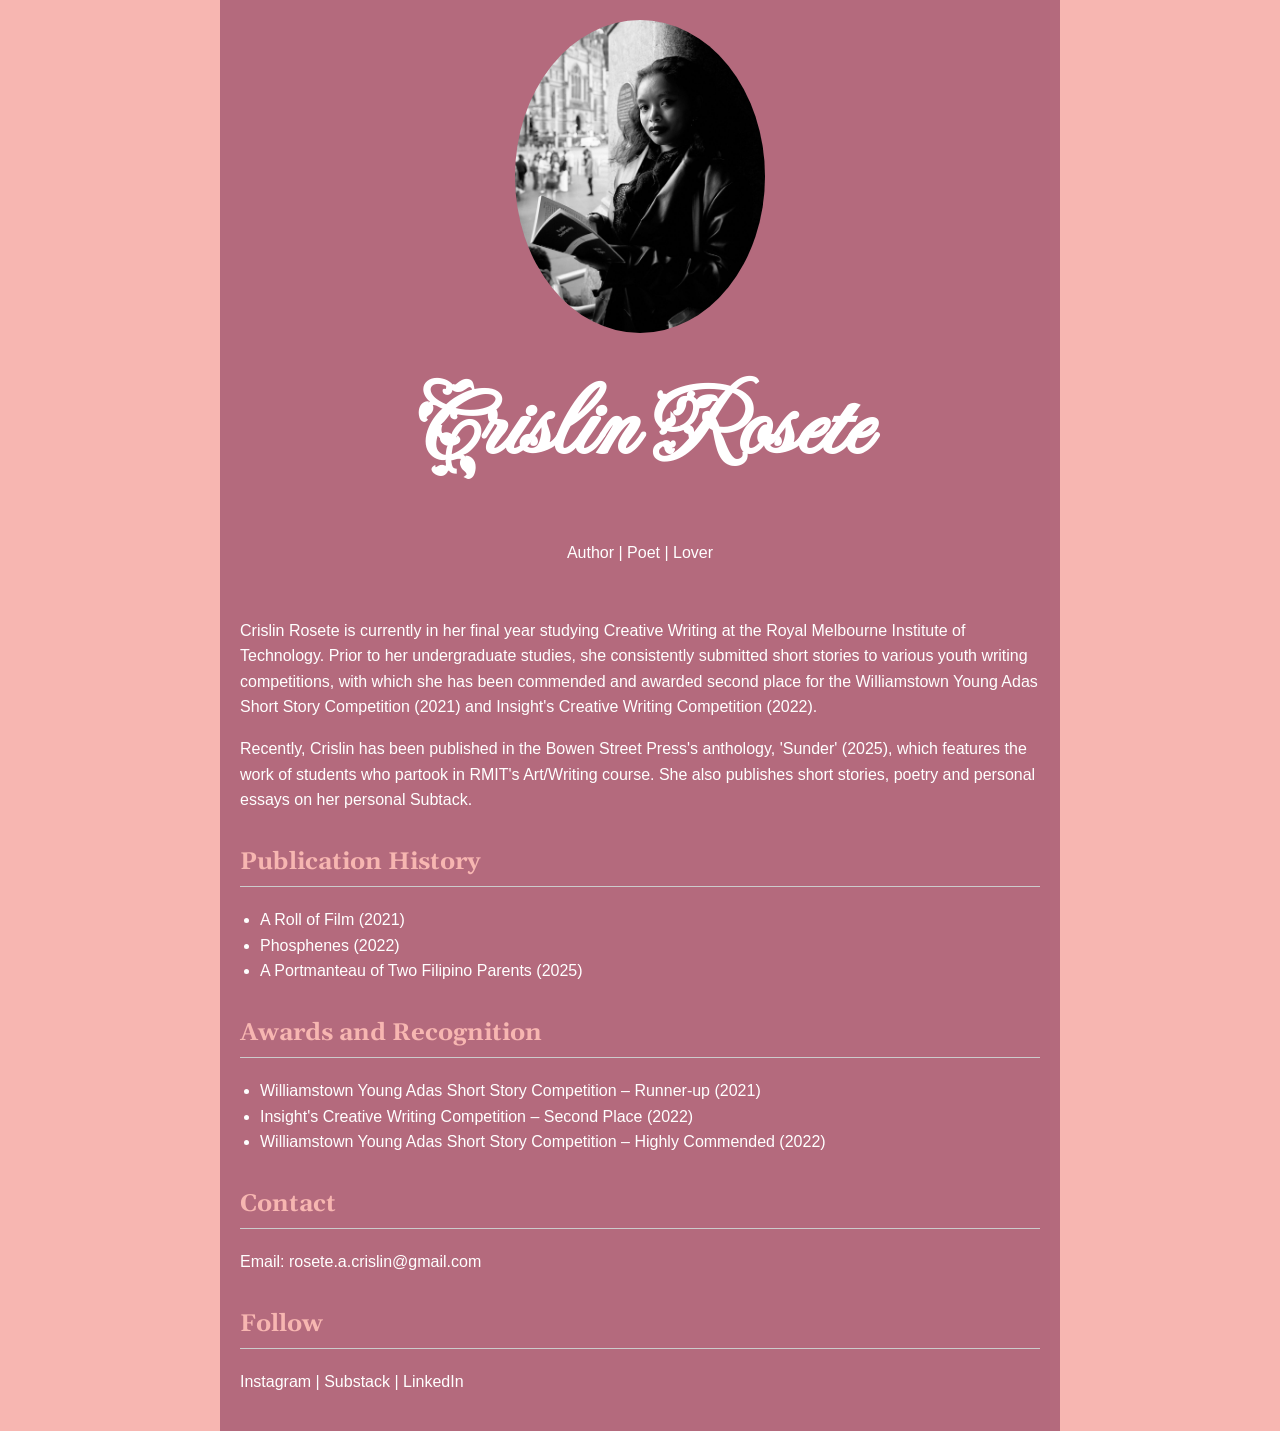
<file: index.html>
<!DOCTYPE html>
<html lang="en">
  <head>
    <meta charset="UTF-8" />
    <meta name="viewport" content="width=device-width, initial-scale=1.0" />
    <!-- import fonts here -->
    <link rel="preconnect" href="https://fonts.googleapis.com">
<link rel="preconnect" href="https://fonts.gstatic.com" crossorigin>
<link href="https://fonts.googleapis.com/css2?family=Fleur+De+Leah&display=swap" rel="stylesheet">

<link rel="preconnect" href="https://fonts.googleapis.com">
<link rel="preconnect" href="https://fonts.gstatic.com" crossorigin>
<link href="https://fonts.googleapis.com/css2?family=Monsieur+La+Doulaise&display=swap" rel="stylesheet">
    <title>Crislin Rosete</title>
    <link rel="stylesheet" href="./style.css" />

    <link rel="preconnect" href="https://fonts.googleapis.com">
<link rel="preconnect" href="https://fonts.gstatic.com" crossorigin>
<link href="https://fonts.googleapis.com/css2?family=Gelasio:ital,wght@0,400..700;1,400..700&display=swap" rel="stylesheet">
    
  </head>
  
  <body>
    <div class="container">
      <header>
        <!-- edit author headshot below -->
        <img
          src="./img/my-headshot.jpeg"
          alt="Author Headshot"
        />
        <h1>Crislin Rosete</h1>
        <p>Author | Poet | Lover</p>
      </header>

      <section class="bio">
        <!-- edit author bio below -->
        <p>
          Crislin Rosete is currently in her final year studying Creative Writing at the Royal Melbourne Institute of Technology. Prior to her undergraduate studies, 
          she consistently submitted short stories to various youth writing competitions, with which she has been commended and 
          awarded second place for the Williamstown Young Adas Short Story Competition (2021) and Insight's Creative Writing Competition (2022). 
        </p>
        <p>
          Recently, Crislin has been published in the Bowen Street Press's anthology, 'Sunder' (2025), which features the work of students who partook
          in RMIT's Art/Writing course. She also publishes short stories, poetry and personal essays on her personal Subtack.
        </p>
      </section>

      <section class="publications">
        <h2>Publication History</h2>
        <!-- edit author publications below, creating new list items -->
        <ul>
          <li><a href="#">A Roll of Film (2021)</a></li>
          <li><a href="#">Phosphenes (2022)</a></li>
          <li><a href="#">A Portmanteau of Two Filipino Parents (2025)</a></li>
        
            
          </li>
        </ul>
      </section>

      <section class="awards">
        <h2>Awards and Recognition</h2>
        <ul>
          <li>
            <a href="#">Williamstown Young Adas Short Story Competition – Runner-up (2021)</a>
          </li>
          <li>
            <a href="#">Insight's Creative Writing Competition – Second Place (2022)</a>
          </li>
          <li><a href="#">Williamstown Young Adas Short Story Competition – Highly Commended (2022)</a></li>
        </ul>
      </section>

      <section class="contact">
        <h2>Contact</h2>
        <p>
          Email: <a href="mailto:rosete.a.crislin@gmail.com">rosete.a.crislin@gmail.com</a>
      </section>

      <section class="socials">
        <h2>Follow</h2>
        <p>
          <a href="https://instagram.com/_c.rose05_">Instagram</a> |
          <a href="https://crislinrose.substack.com/">Substack</a> |
          <a href="https://linkedin.com/in/crislin-rosete-85b42533b/">LinkedIn</a>
        </p>
      </section>
    </div>
  </body>
</html>
</file>
<file: style.css>
/* make comments within this syntax */

body {
  font-family: Arial, sans-serif;
  line-height: 1.6;
  margin: 0;
  padding: 0;
  background-color: #F7B6B1;
  color: white;
}
.container {
  max-width: 800px;
  margin: auto;
  padding: 20px;
  background-color: #B46A7D;
}
header {
  text-align: center;
  padding-bottom: 20px;
}
header img {
  width: 250px;
  border-radius: 50%;
}
h1 {
  font-family: 'Fleur De Leah', cursive;
  font-size: 100px;
  margin: 10px 0 5px;
  text-align: center;
  margin-bottom: 30px;
}
h2 {
  font-family: 'gelasio', serif;
  color: #F7B6B1;
  border-bottom: 1px solid #cccccc;
  padding-bottom: 5px;
  margin-top: 30px;
}
ul {
  padding-left: 20px;
}
a {
  color: #ffffff;
  text-decoration: none;
}
a:hover {
  text-decoration: underline;
}
.contact,
.socials {
  margin-top: 30px;
}

/* styling for publications.html */
.container2 {
  max-width: 1000px;
  margin: auto;
  padding: 20px;
  background-color: #ffffff;
}
.article-grid {
  display: grid;
  grid-template-columns: repeat(auto-fit, minmax(280px, 1fr));
  gap: 20px;
}
.article-card {
  background: #fdfdfd;
  border: 1px solid #dddddd;
  border-radius: 8px;
  overflow: hidden;
  transition: transform 0.3s ease;
}
.article-card:hover {
  transform: scale(1.02);
}
.article-image {
  width: 100%;
  height: 180px;
  object-fit: cover;
}
.article-content {
  padding: 15px;
}
.article-title {
  font-size: 1.1em;
  margin: 0 0 10px;
}
.article-title a {
  text-decoration: none;
  color: #0077cc;
}
.article-title a:hover {
  text-decoration: underline;
}
.journal-name {
  color: #666666;
  font-size: 0.95em;
}

/* styling for header.html */
.navbar {
  width: 100%;
  background-color: #B46A7D;
  color: white;
  padding: 50px 50px;
}
.navbar nav {
  display: flex;
  flex-wrap: wrap;
  gap: 0.75rem;
}
.navbar nav a:hover {
  text-decoration: underline;
}
.spacer {
  height: 20px;
}

    .feature-box {
      display: flex;
      flex-direction: column;
      align-items: center;
      background: white;
      box-shadow: 0 2px 10px rgba(0, 0, 0, 0.1);
      border-radius: 1rem;
      max-width: 800px;
      padding: 2rem;
      margin: 2rem;
      text-align: center;
    }
    .feature-box img {
      width: 100%;
      max-height: 400px;
      object-fit: cover;
      border-radius: 1rem;
      margin-bottom: 1.5rem;
    }
    .feature-box h2 {
      margin-bottom: 1rem;
    }
    .feature-box p {
      margin-bottom: 1rem;
    }
    .nav-buttons {
      display: flex;
      justify-content: space-between;
      width: 100%;
      max-width: 800px;
      margin-top: 1rem;
    }
    .nav-buttons button {
      background-color: #333333;
      color: rgb(0, 0, 0);
      border: none;
      padding: 0.75rem 1.5rem;
      border-radius: 0.5rem;
      cursor: pointer;
    }
    .nav-buttons button:hover {
      background-color: #555555;
    }
</file>
